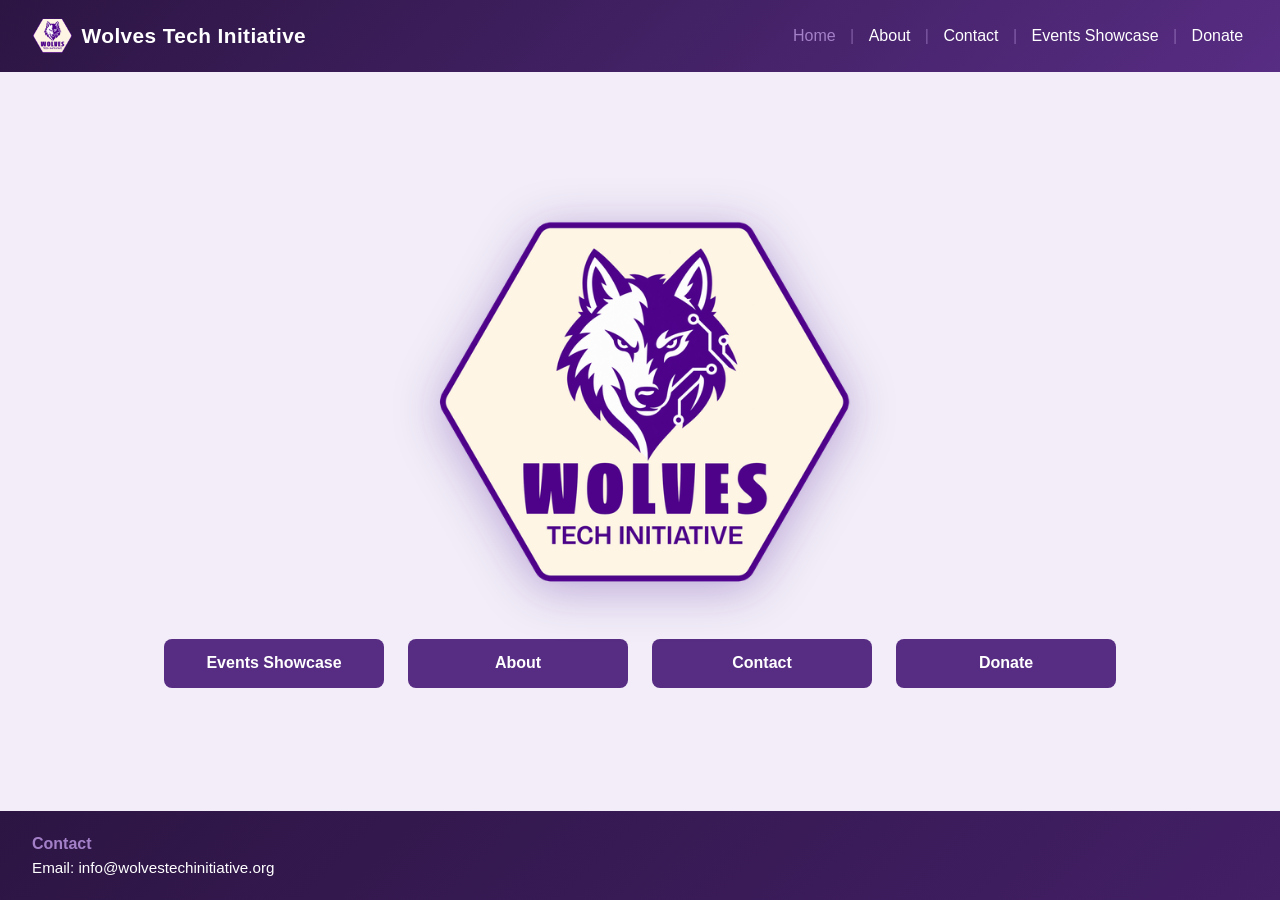
<file: index.html>
<!DOCTYPE html>
<html lang="en">
<head>
  <meta charset="UTF-8">
  <meta name="viewport" content="width=device-width, initial-scale=1.0">
  <title>Wolves Tech Initiative</title>
  <link rel="stylesheet" href="assets/style.css">
  <link rel="icon" type="image/png" href="assets/wolves-tech-logo.png">
  <meta property="og:title" content="Wolves Tech Initiative">
  <meta property="og:type" content="website">
  <meta property="og:url" content="https://wolvestechinitiative.org/">
  <meta property="og:image" content="https://wolvestechinitiative.org/assets/wolves-tech-logo.png">
  <meta name="twitter:card" content="summary">
  <meta name="twitter:image" content="https://wolvestechinitiative.org/assets/wolves-tech-logo.png">
</head>
<body>
  <header class="site-header">
    <a href="index.html" class="brand">
      <img src="assets/wolves-tech-logo.png" alt="Wolves Tech Initiative Logo" class="brand-logo" style="transform: translate(1.2%, -3.0%) scale(1.00);">
      Wolves Tech Initiative
    </a>
    <nav class="nav">
      <a href="index.html">Home</a>
      <span class="divider">|</span>
      <a href="about.html">About</a>
      <span class="divider">|</span>
      <a href="contact.html">Contact</a>
      <span class="divider">|</span>
      <a href="event-showcase.html">Events Showcase</a>
      <span class="divider">|</span>
      <a href="donate.html">Donate</a>
    </nav>
  </header>

  <main class="home-main">
    <section class="hero">
      <img src="assets/wolves-tech-logo.png" alt="Wolves Tech Initiative Logo" class="logo-placeholder" style="transform: translate(1.2%, -3.0%) scale(1.00);">
      <div class="hero-buttons">
        <a href="event-showcase.html" class="btn">Events Showcase</a>
        <a href="about.html" class="btn">About</a>
        <a href="contact.html" class="btn">Contact</a>
        <a href="donate.html" class="btn">Donate</a>
      </div>
    </section>
  </main>

  <footer class="site-footer">
    <div class="footer-content">
      <div class="footer-contact">
        <h2>Contact</h2>
        <p>Email: info@wolvestechinitiative.org</p>
      </div>
    </div>
  </footer>

  <script src="assets/nav.js"></script>
</body>
</html>
</file>
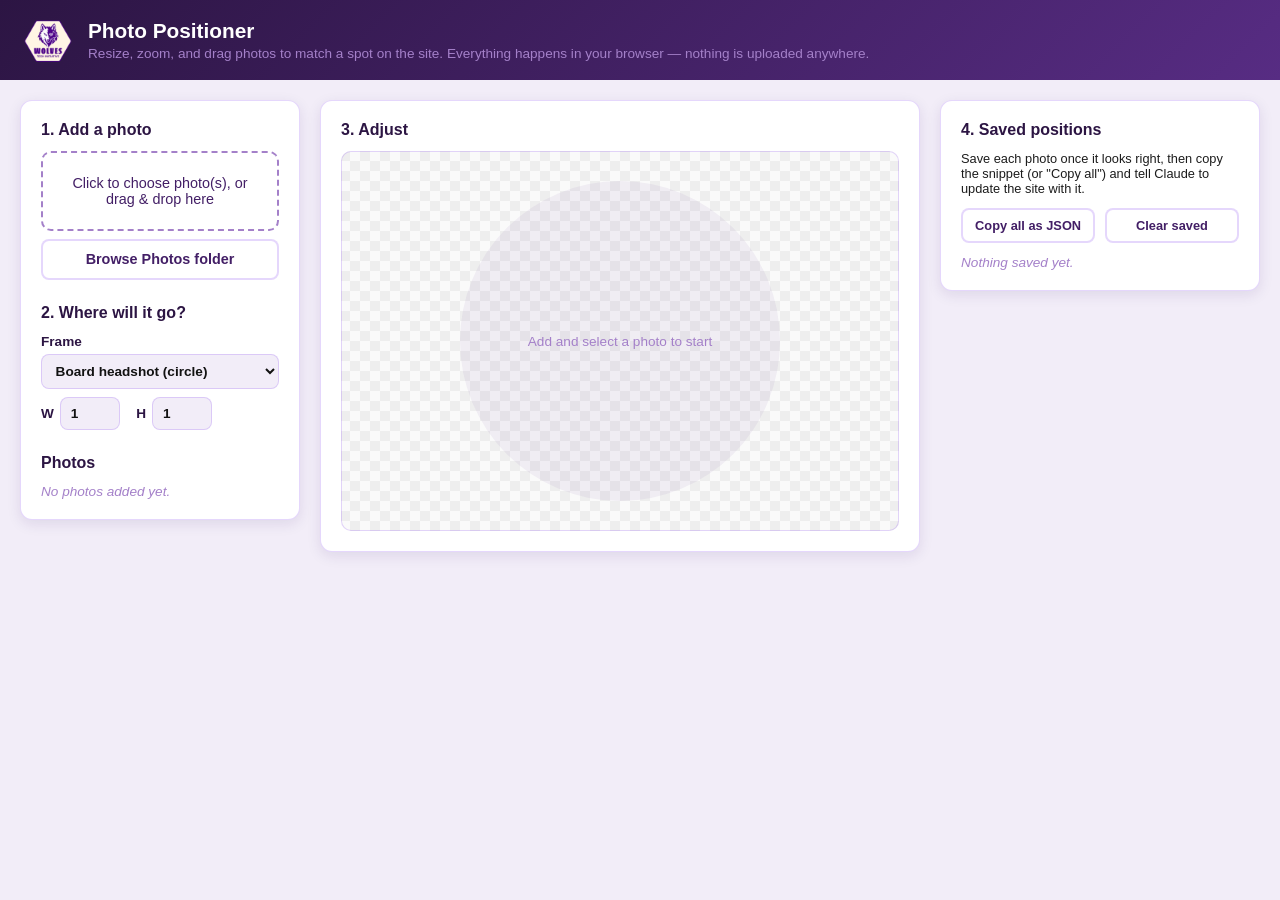
<file: alt sites/index.html>
<!DOCTYPE html>
<html lang="en">
<head>
<meta charset="UTF-8">
<meta name="viewport" content="width=device-width, initial-scale=1.0">
<title>WTI Photo Positioner</title>
<link rel="stylesheet" href="assets/style.css">
<link rel="icon" type="image/png" href="assets/wolves-tech-logo.png">
</head>
<body>
  <header class="tool-header">
    <img src="assets/wolves-tech-logo.png" alt="Wolves Tech Initiative Logo" class="tool-logo">
    <div>
      <h1>Photo Positioner</h1>
      <p>Resize, zoom, and drag photos to match a spot on the site. Everything happens in your browser &mdash; nothing is uploaded anywhere.</p>
    </div>
  </header>

  <main class="tool-main">
    <section class="panel add-panel">
      <h2>1. Add a photo</h2>
      <label class="file-drop" id="fileDrop">
        <input type="file" id="fileInput" accept="image/*" multiple hidden>
        <span>Click to choose photo(s), or drag &amp; drop here</span>
      </label>

      <button type="button" id="browsePhotosBtn" class="btn-secondary full-width">Browse Photos folder</button>
      <div class="photos-browser" id="photosBrowser" hidden>
        <div class="photos-browser-actions">
          <button type="button" id="selectAllPhotosBtn" class="btn-secondary">Select all</button>
          <button type="button" id="addSelectedPhotosBtn" class="btn-primary">Add selected</button>
        </div>
        <ul class="photos-browser-list" id="photosBrowserList"></ul>
      </div>

      <h2>2. Where will it go?</h2>
      <label class="field">
        Frame
        <select id="frameSelect">
          <option value="headshot">Board headshot (circle)</option>
          <option value="gallery">Event gallery thumbnail (4:3)</option>
          <option value="square">Square / logo spot</option>
          <option value="custom">Custom aspect ratio</option>
        </select>
      </label>
      <div class="field custom-ratio" id="customRatioRow" hidden>
        <label>W <input type="number" id="ratioW" value="1" min="1" step="1"></label>
        <label>H <input type="number" id="ratioH" value="1" min="1" step="1"></label>
      </div>

      <h2>Photos</h2>
      <ul class="image-list" id="imageList">
        <li class="empty-hint">No photos added yet.</li>
      </ul>
    </section>

    <section class="panel edit-panel">
      <h2>3. Adjust</h2>
      <div class="frame-stage" id="frameStage">
        <div class="frame-box" id="frameBox">
          <img id="editImg" alt="" draggable="false" hidden>
          <span class="frame-placeholder" id="framePlaceholder">Add and select a photo to start</span>
        </div>
      </div>

      <div class="controls" id="controls" hidden>
        <label class="field">
          Zoom
          <input type="range" id="zoomSlider" min="1" max="4" step="0.01" value="1">
        </label>
        <div class="readout">
          <span id="zoomReadout">Zoom: 1.00x</span>
          <span id="posReadout">Position: 0.0%, 0.0%</span>
        </div>
        <div class="button-row">
          <button type="button" id="resetBtn" class="btn-secondary">Reset</button>
          <button type="button" id="saveBtn" class="btn-primary">Save position</button>
        </div>
      </div>
    </section>

    <section class="panel results-panel">
      <h2>4. Saved positions</h2>
      <p class="hint">Save each photo once it looks right, then copy the snippet (or "Copy all") and tell Claude to update the site with it.</p>
      <div class="results-actions">
        <button type="button" id="copyAllBtn" class="btn-secondary">Copy all as JSON</button>
        <button type="button" id="clearAllBtn" class="btn-secondary">Clear saved</button>
      </div>
      <ul class="results-list" id="resultsList">
        <li class="empty-hint">Nothing saved yet.</li>
      </ul>
    </section>
  </main>

  <script src="assets/script.js"></script>
</body>
</html>
</file>
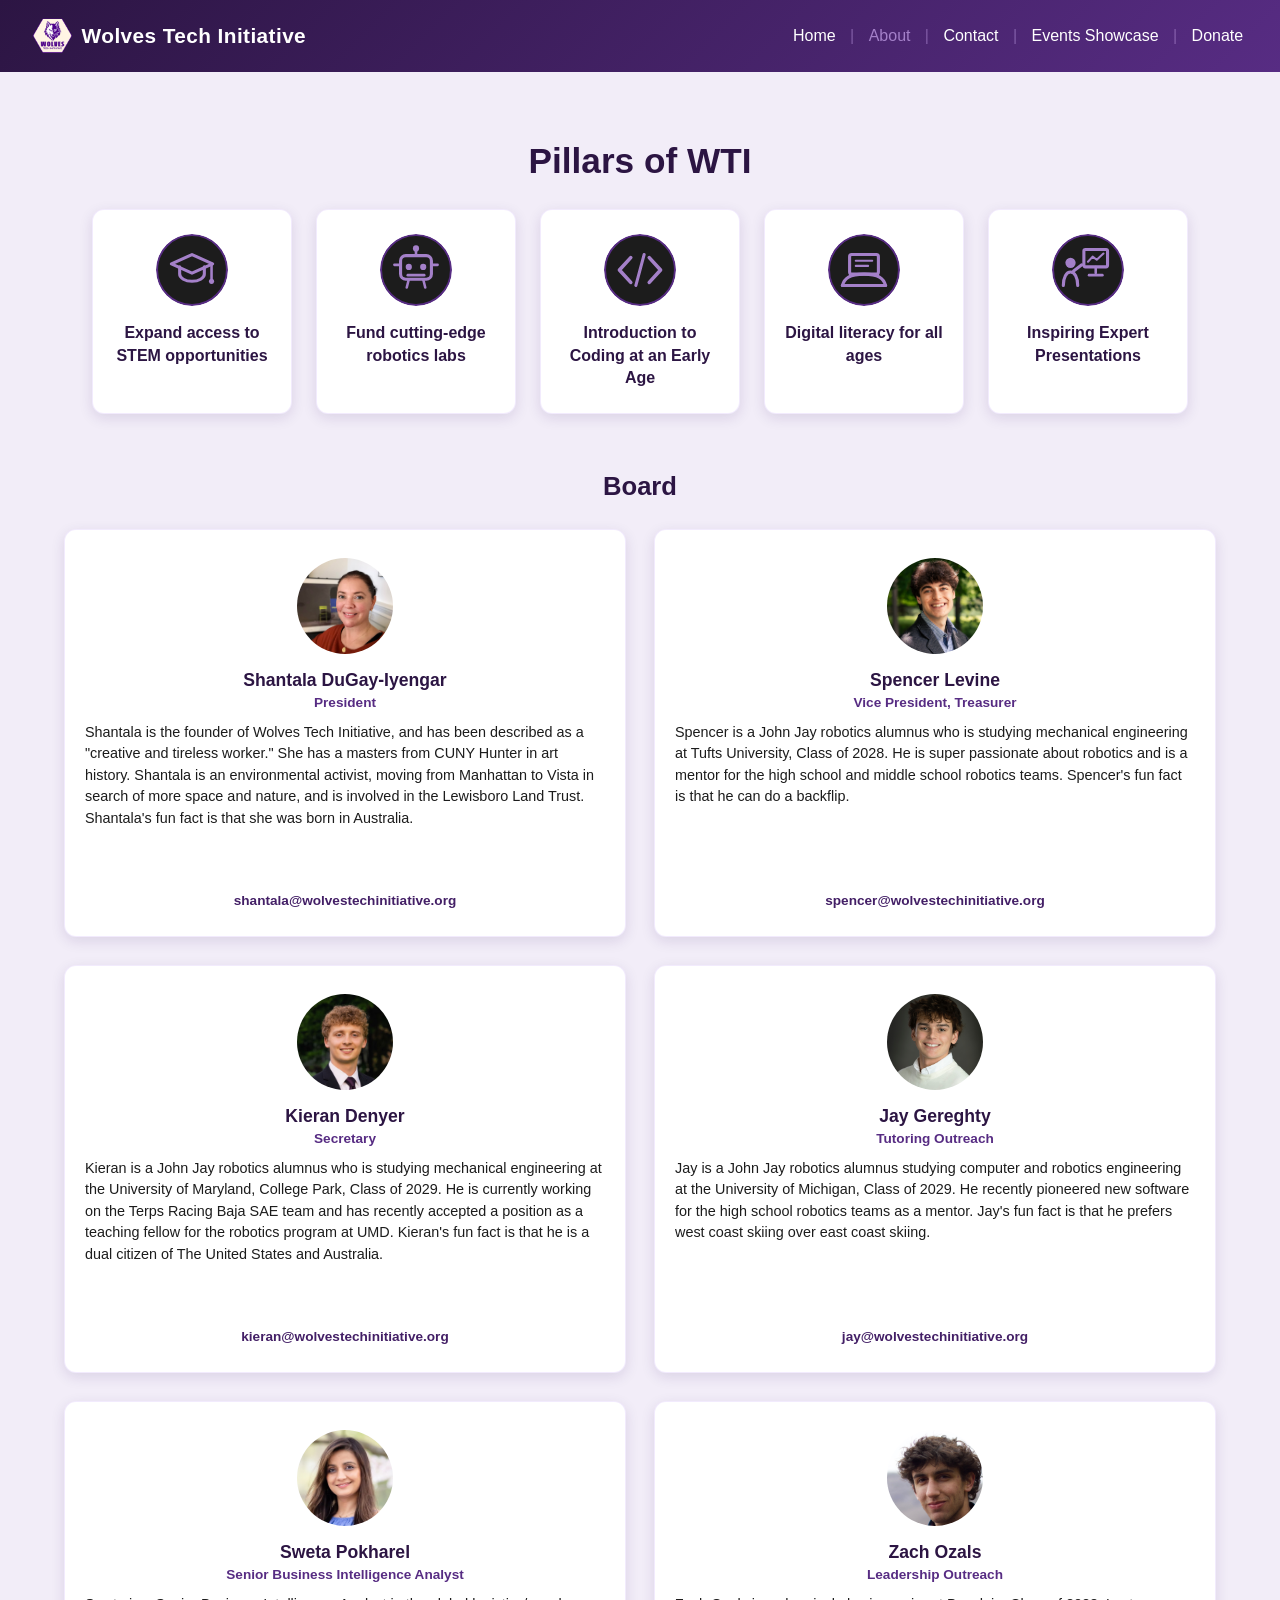
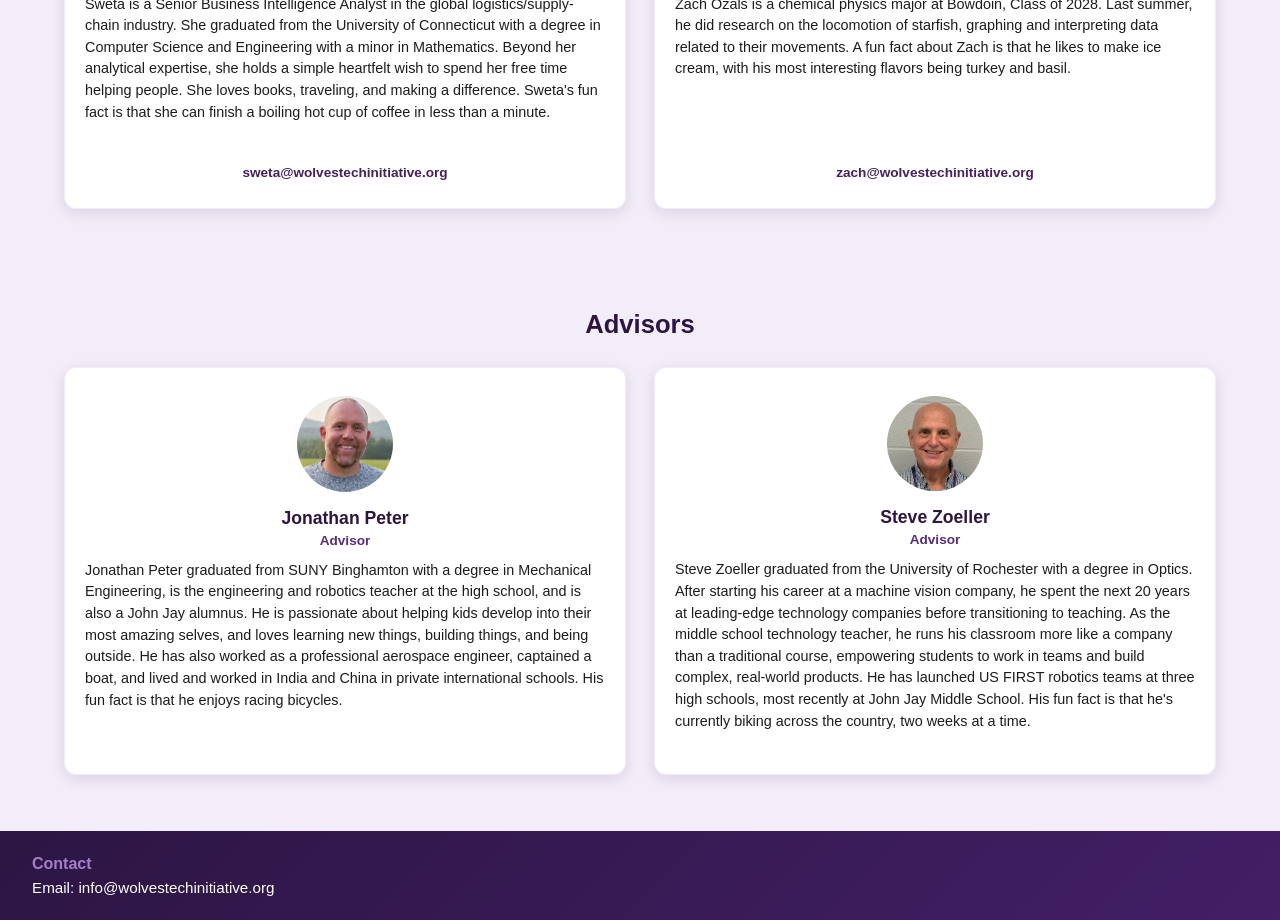
<file: about.html>
<!DOCTYPE html>
<html lang="en">
<head>
  <meta charset="UTF-8">
  <meta name="viewport" content="width=device-width, initial-scale=1.0">
  <title>About | Wolves Tech Initiative</title>
  <link rel="stylesheet" href="assets/style.css">
  <link rel="icon" type="image/png" href="assets/wolves-tech-logo.png">
  <meta property="og:title" content="About | Wolves Tech Initiative">
  <meta property="og:type" content="website">
  <meta property="og:url" content="https://wolvestechinitiative.org/about.html">
  <meta property="og:image" content="https://wolvestechinitiative.org/assets/wolves-tech-logo.png">
  <meta name="twitter:card" content="summary">
  <meta name="twitter:image" content="https://wolvestechinitiative.org/assets/wolves-tech-logo.png">
</head>
<body>
  <header class="site-header">
    <a href="index.html" class="brand">
      <img src="assets/wolves-tech-logo.png" alt="Wolves Tech Initiative Logo" class="brand-logo" style="transform: translate(1.2%, -3.0%) scale(1.00);">
      Wolves Tech Initiative
    </a>
    <nav class="nav">
      <a href="index.html">Home</a>
      <span class="divider">|</span>
      <a href="about.html">About</a>
      <span class="divider">|</span>
      <a href="contact.html">Contact</a>
      <span class="divider">|</span>
      <a href="event-showcase.html">Events Showcase</a>
      <span class="divider">|</span>
      <a href="donate.html">Donate</a>
    </nav>
  </header>

  <main>
    <!-- Original mission statement, removed in favor of the pillars section below.
         To restore, delete the pillars-section block and uncomment this:
    <section class="mission-section">
      <h2>Mission Statement</h2>
      <p>Our mission is to bridge the gap between potential and opportunity, funding cutting-edge robotics labs, early coding courses, senior digital literacy, expert guest speaker presentations, and community tech forums across the communities served by the Katonah-Lewisboro School District.</p>
    </section>
    -->

    <section class="pillars-section">
      <h2>Pillars of WTI</h2>
      <div class="pillars-grid">
        <div class="pillar-card">
          <img src="assets/pillar-access.svg" alt="" class="pillar-icon">
          <h3>Expand access to STEM opportunities</h3>
        </div>
        <div class="pillar-card">
          <img src="assets/pillar-robotics.svg" alt="" class="pillar-icon">
          <h3>Fund cutting-edge robotics labs</h3>
        </div>
        <div class="pillar-card">
          <img src="assets/pillar-coding.svg" alt="" class="pillar-icon">
          <h3>Introduction to Coding at an Early Age</h3>
        </div>
        <div class="pillar-card">
          <img src="assets/pillar-digital-literacy.svg" alt="" class="pillar-icon">
          <h3>Digital literacy for all ages</h3>
        </div>
        <div class="pillar-card">
          <img src="assets/pillar-presentations.svg" alt="" class="pillar-icon">
          <h3>Inspiring Expert Presentations</h3>
        </div>
      </div>
    </section>

    <section class="board-section">
      <h2>Board</h2>
      <div class="board-grid">
        <div class="board-card">
          <div class="board-headshot-wrap">
            <img src="Photos/SHANTALA HEADSHOT.JPEG" alt="Headshot of Shantala DuGay-Iyengar" class="board-headshot" style="object-position: 70% 50%;">
          </div>
          <h3>Shantala DuGay-Iyengar</h3>
          <span class="board-position">President</span>
          <p class="board-bio">Shantala is the founder of Wolves Tech Initiative, and has been described as a "creative and tireless worker." She has a masters from CUNY Hunter in art history. Shantala is an environmental activist, moving from Manhattan to Vista in search of more space and nature, and is involved in the Lewisboro Land Trust. Shantala's fun fact is that she was born in Australia.</p>
          <a href="mailto:shantala@wolvestechinitiative.org" class="board-email">shantala@wolvestechinitiative.org</a>
        </div>

        <div class="board-card">
          <div class="board-headshot-wrap">
            <img src="Photos/HEADSHOT SPENCER.JPEG" alt="Headshot of Spencer Levine" class="board-headshot" style="top: 0%; left: 3%; object-position: 50% 5%; transform: scale(1.65);">
          </div>
          <h3>Spencer Levine</h3>
          <span class="board-position">Vice President, Treasurer</span>
          <p class="board-bio">Spencer is a John Jay robotics alumnus who is studying mechanical engineering at Tufts University, Class of 2028. He is super passionate about robotics and is a mentor for the high school and middle school robotics teams. Spencer's fun fact is that he can do a backflip.</p>
          <a href="mailto:spencer@wolvestechinitiative.org" class="board-email">spencer@wolvestechinitiative.org</a>
        </div>

        <div class="board-card">
          <div class="board-headshot-wrap">
            <img src="Photos/Kieran headshot.PNG" alt="Headshot of Kieran Denyer" class="board-headshot" style="transform-origin: 50% 38%; transform: scale(1.36);">
          </div>
          <h3>Kieran Denyer</h3>
          <span class="board-position">Secretary</span>
          <p class="board-bio">Kieran is a John Jay robotics alumnus who is studying mechanical engineering at the University of Maryland, College Park, Class of 2029. He is currently working on the Terps Racing Baja SAE team and has recently accepted a position as a teaching fellow for the robotics program at UMD. Kieran's fun fact is that he is a dual citizen of The United States and Australia.</p>
          <a href="mailto:kieran@wolvestechinitiative.org" class="board-email">kieran@wolvestechinitiative.org</a>
        </div>

        <div class="board-card">
          <div class="board-headshot-wrap">
            <img src="Photos/JAY HEADSHOT.JPEG" alt="Headshot of Jay Gereghty" class="board-headshot" style="object-position: 50% 5%;">
          </div>
          <h3>Jay Gereghty</h3>
          <span class="board-position">Tutoring Outreach</span>
          <p class="board-bio">Jay is a John Jay robotics alumnus studying computer and robotics engineering at the University of Michigan, Class of 2029. He recently pioneered new software for the high school robotics teams as a mentor. Jay's fun fact is that he prefers west coast skiing over east coast skiing.</p>
          <a href="mailto:jay@wolvestechinitiative.org" class="board-email">jay@wolvestechinitiative.org</a>
        </div>

        <div class="board-card">
          <div class="board-headshot-wrap">
            <img src="Photos/Sweta Headshot.JPG" alt="Headshot of Sweta Pokharel" class="board-headshot" style="transform: translate(-47.7%, 57.5%) scale(3.27);">
          </div>
          <h3>Sweta Pokharel</h3>
          <span class="board-position">Senior Business Intelligence Analyst</span>
          <p class="board-bio">Sweta is a Senior Business Intelligence Analyst in the global logistics/supply-chain industry. She graduated from the University of Connecticut with a degree in Computer Science and Engineering with a minor in Mathematics. Beyond her analytical expertise, she holds a simple heartfelt wish to spend her free time helping people. She loves books, traveling, and making a difference. Sweta's fun fact is that she can finish a boiling hot cup of coffee in less than a minute.</p>
          <a href="mailto:sweta@wolvestechinitiative.org" class="board-email">sweta@wolvestechinitiative.org</a>
        </div>

        <div class="board-card">
          <div class="board-headshot-wrap">
            <img src="Photos/ZozalsHeadshot.JPG" alt="Headshot of Zach Ozals" class="board-headshot" style="transform: scale(1.4) translate(-14.3%, 5.3%);">
          </div>
          <h3>Zach Ozals</h3>
          <span class="board-position">Leadership Outreach</span>
          <p class="board-bio">Zach Ozals is a chemical physics major at Bowdoin, Class of 2028. Last summer, he did research on the locomotion of starfish, graphing and interpreting data related to their movements. A fun fact about Zach is that he likes to make ice cream, with his most interesting flavors being turkey and basil.</p>
          <a href="mailto:zach@wolvestechinitiative.org" class="board-email">zach@wolvestechinitiative.org</a>
        </div>
      </div>
    </section>

    <section class="board-section">
      <h2>Advisors</h2>
      <div class="board-grid">
        <div class="board-card">
          <div class="board-headshot-wrap">
            <img src="Photos/JPHeadshot.png" alt="Headshot of Jonathan Peter" class="board-headshot" style="transform: scale(2.58) translate(0%, 12.4%);">
          </div>
          <h3>Jonathan Peter</h3>
          <span class="board-position">Advisor</span>
          <p class="board-bio">Jonathan Peter graduated from SUNY Binghamton with a degree in Mechanical Engineering, is the engineering and robotics teacher at the high school, and is also a John Jay alumnus. He is passionate about helping kids develop into their most amazing selves, and loves learning new things, building things, and being outside. He has also worked as a professional aerospace engineer, captained a boat, and lived and worked in India and China in private international schools. His fun fact is that he enjoys racing bicycles.</p>
        </div>

        <div class="board-card">
          <div class="board-headshot-wrap">
            <img src="Photos/Zoeller Headshot.jpeg" alt="Headshot of Steve Zoeller" class="board-headshot" style="transform: translate(-0.7%, -4.7%) scale(1.12);">
          </div>
          <h3>Steve Zoeller</h3>
          <span class="board-position">Advisor</span>
          <p class="board-bio">Steve Zoeller graduated from the University of Rochester with a degree in Optics. After starting his career at a machine vision company, he spent the next 20 years at leading-edge technology companies before transitioning to teaching. As the middle school technology teacher, he runs his classroom more like a company than a traditional course, empowering students to work in teams and build complex, real-world products. He has launched US FIRST robotics teams at three high schools, most recently at John Jay Middle School. His fun fact is that he's currently biking across the country, two weeks at a time.</p>
        </div>
      </div>
    </section>
  </main>

  <footer class="site-footer">
    <div class="footer-content">
      <div class="footer-contact">
        <h2>Contact</h2>
        <p>Email: info@wolvestechinitiative.org</p>
      </div>
    </div>
  </footer>

  <script src="assets/nav.js"></script>
  <script src="assets/board.js"></script>
</body>
</html>
</file>
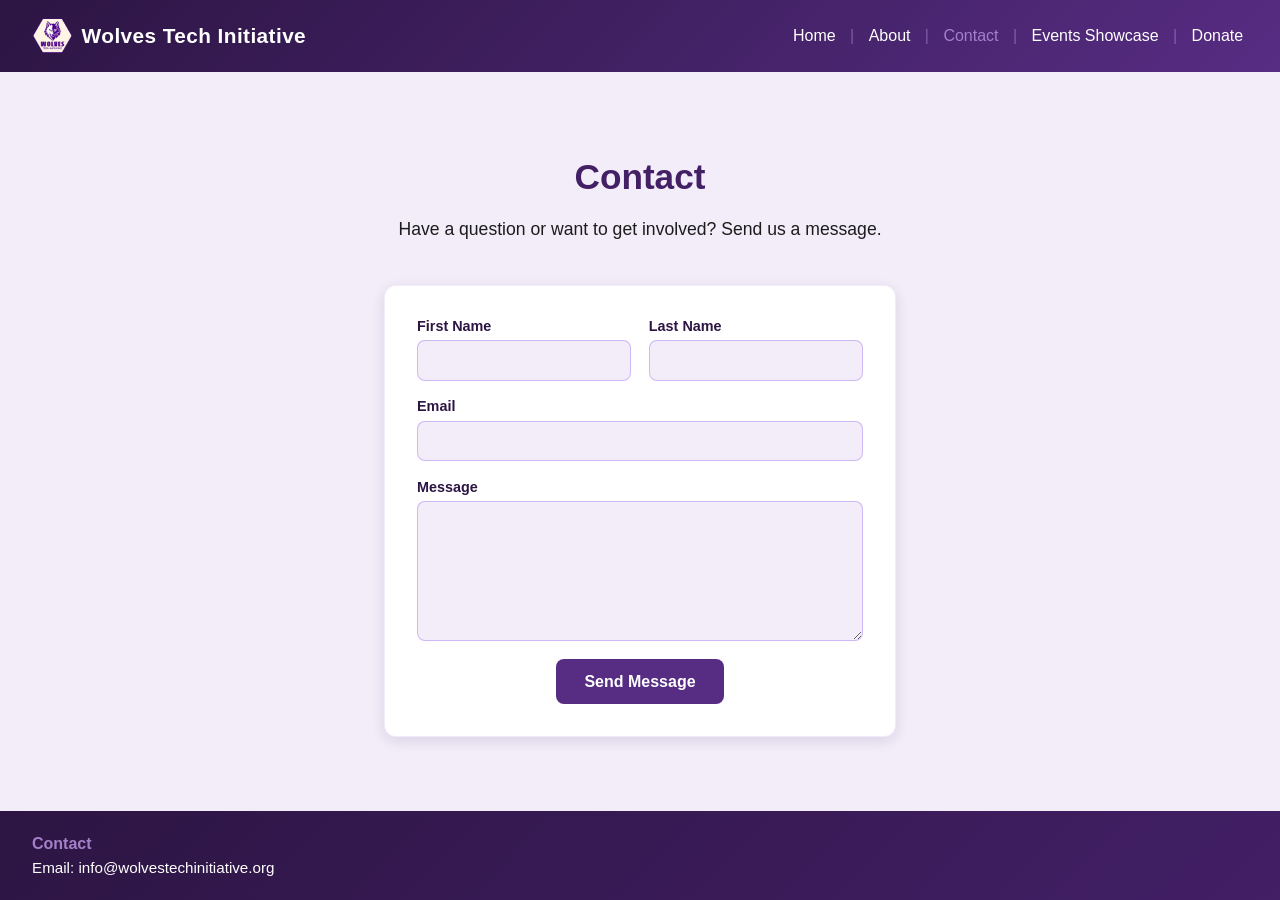
<file: contact.html>
<!DOCTYPE html>
<html lang="en">
<head>
  <meta charset="UTF-8">
  <meta name="viewport" content="width=device-width, initial-scale=1.0">
  <title>Contact | Wolves Tech Initiative</title>
  <link rel="stylesheet" href="assets/style.css">
  <link rel="icon" type="image/png" href="assets/wolves-tech-logo.png">
  <meta property="og:title" content="Contact | Wolves Tech Initiative">
  <meta property="og:type" content="website">
  <meta property="og:url" content="https://wolvestechinitiative.org/contact.html">
  <meta property="og:image" content="https://wolvestechinitiative.org/assets/wolves-tech-logo.png">
  <meta name="twitter:card" content="summary">
  <meta name="twitter:image" content="https://wolvestechinitiative.org/assets/wolves-tech-logo.png">
</head>
<body>
  <header class="site-header">
    <a href="index.html" class="brand">
      <img src="assets/wolves-tech-logo.png" alt="Wolves Tech Initiative Logo" class="brand-logo" style="transform: translate(1.2%, -3.0%) scale(1.00);">
      Wolves Tech Initiative
    </a>
    <nav class="nav">
      <a href="index.html">Home</a>
      <span class="divider">|</span>
      <a href="about.html">About</a>
      <span class="divider">|</span>
      <a href="contact.html">Contact</a>
      <span class="divider">|</span>
      <a href="event-showcase.html">Events Showcase</a>
      <span class="divider">|</span>
      <a href="donate.html">Donate</a>
    </nav>
  </header>

  <main>
    <section class="page-content page-heading">
      <h1>Contact</h1>
      <p>Have a question or want to get involved? Send us a message.</p>
    </section>

    <section class="contact-section">
      <form class="contact-form" action="mailto:info@wolvestechinitiative.org" method="post" enctype="text/plain">
        <div class="form-row">
          <div class="form-field">
            <label for="first-name">First Name</label>
            <input type="text" id="first-name" name="First Name" required>
          </div>
          <div class="form-field">
            <label for="last-name">Last Name</label>
            <input type="text" id="last-name" name="Last Name" required>
          </div>
        </div>
        <div class="form-field">
          <label for="email">Email</label>
          <input type="email" id="email" name="Email" required>
        </div>
        <div class="form-field">
          <label for="message">Message</label>
          <textarea id="message" name="Message" required></textarea>
        </div>
        <button type="submit" class="btn">Send Message</button>
      </form>
    </section>
  </main>

  <footer class="site-footer">
    <div class="footer-content">
      <div class="footer-contact">
        <h2>Contact</h2>
        <p>Email: info@wolvestechinitiative.org</p>
      </div>
    </div>
  </footer>

  <script src="assets/nav.js"></script>
</body>
</html>
</file>
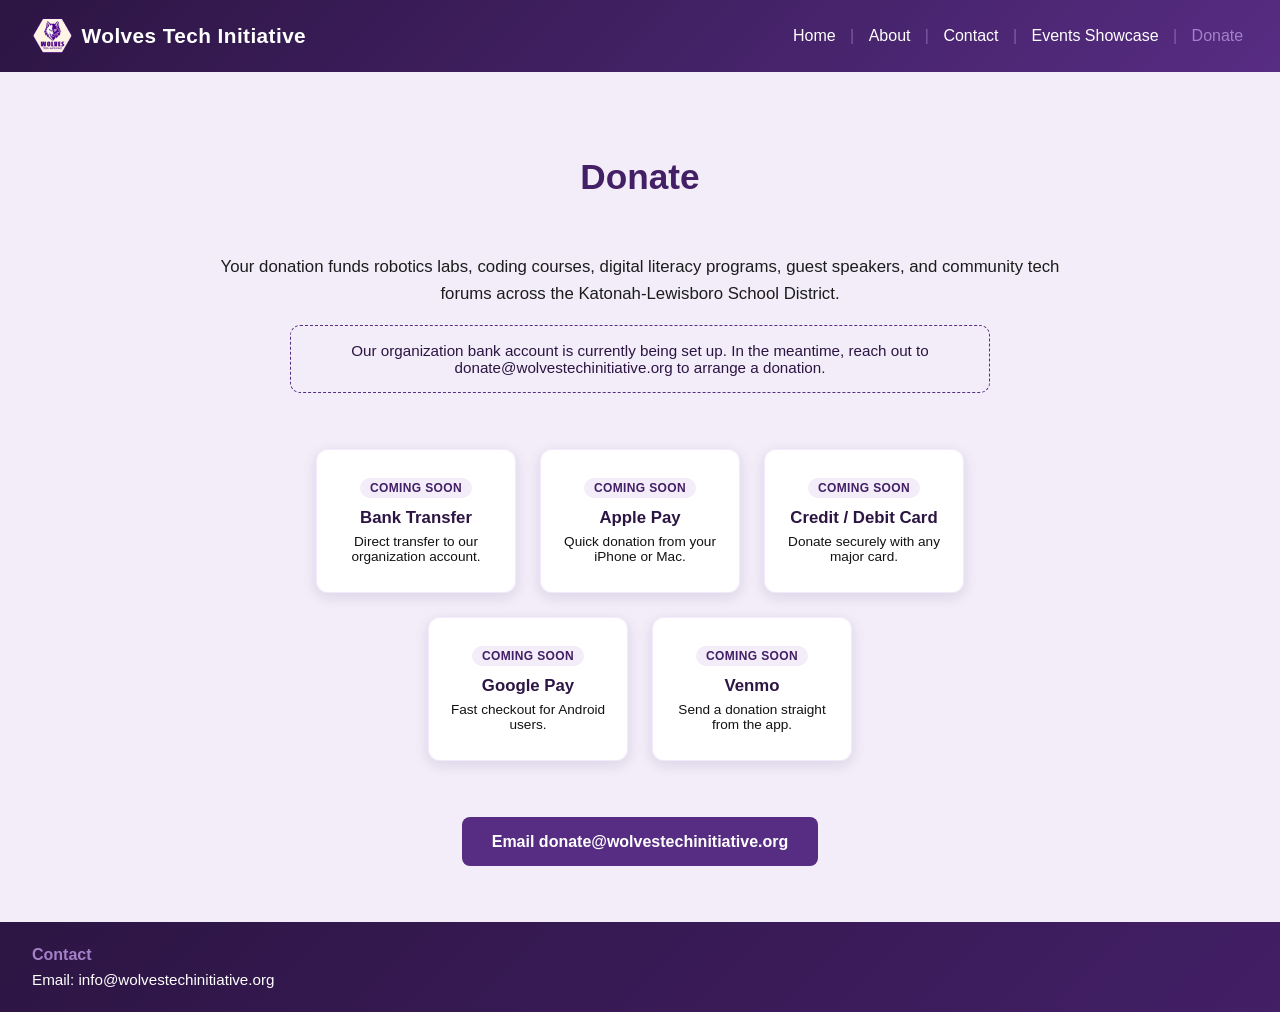
<file: donate.html>
<!DOCTYPE html>
<html lang="en">
<head>
  <meta charset="UTF-8">
  <meta name="viewport" content="width=device-width, initial-scale=1.0">
  <title>Donate | Wolves Tech Initiative</title>
  <link rel="stylesheet" href="assets/style.css">
  <link rel="icon" type="image/png" href="assets/wolves-tech-logo.png">
  <meta property="og:title" content="Donate | Wolves Tech Initiative">
  <meta property="og:type" content="website">
  <meta property="og:url" content="https://wolvestechinitiative.org/donate.html">
  <meta property="og:image" content="https://wolvestechinitiative.org/assets/wolves-tech-logo.png">
  <meta name="twitter:card" content="summary">
  <meta name="twitter:image" content="https://wolvestechinitiative.org/assets/wolves-tech-logo.png">
</head>
<body>
  <header class="site-header">
    <a href="index.html" class="brand">
      <img src="assets/wolves-tech-logo.png" alt="Wolves Tech Initiative Logo" class="brand-logo" style="transform: translate(1.2%, -3.0%) scale(1.00);">
      Wolves Tech Initiative
    </a>
    <nav class="nav">
      <a href="index.html">Home</a>
      <span class="divider">|</span>
      <a href="about.html">About</a>
      <span class="divider">|</span>
      <a href="contact.html">Contact</a>
      <span class="divider">|</span>
      <a href="event-showcase.html">Events Showcase</a>
      <span class="divider">|</span>
      <a href="donate.html">Donate</a>
    </nav>
  </header>

  <main>
    <section class="page-content page-heading">
      <h1>Donate</h1>
    </section>

    <section class="donate-section">
      <p>Your donation funds robotics labs, coding courses, digital literacy programs, guest speakers, and community tech forums across the Katonah-Lewisboro School District.</p>
      <div class="donate-note">
        Our organization bank account is currently being set up. In the meantime, reach out to <a href="mailto:donate@wolvestechinitiative.org">donate@wolvestechinitiative.org</a> to arrange a donation.
      </div>
    </section>

    <div class="donate-methods">
      <div class="donate-method">
        <span class="donate-method-status">Coming Soon</span>
        <h3>Bank Transfer</h3>
        <p>Direct transfer to our organization account.</p>
      </div>
      <div class="donate-method">
        <span class="donate-method-status">Coming Soon</span>
        <h3>Apple Pay</h3>
        <p>Quick donation from your iPhone or Mac.</p>
      </div>
      <div class="donate-method">
        <span class="donate-method-status">Coming Soon</span>
        <h3>Credit / Debit Card</h3>
        <p>Donate securely with any major card.</p>
      </div>
      <div class="donate-method">
        <span class="donate-method-status">Coming Soon</span>
        <h3>Google Pay</h3>
        <p>Fast checkout for Android users.</p>
      </div>
      <div class="donate-method">
        <span class="donate-method-status">Coming Soon</span>
        <h3>Venmo</h3>
        <p>Send a donation straight from the app.</p>
      </div>
    </div>

    <div class="donate-email-cta">
      <a href="mailto:donate@wolvestechinitiative.org" class="btn">Email donate@wolvestechinitiative.org</a>
    </div>
  </main>

  <footer class="site-footer">
    <div class="footer-content">
      <div class="footer-contact">
        <h2>Contact</h2>
        <p>Email: info@wolvestechinitiative.org</p>
      </div>
    </div>
  </footer>

  <script src="assets/nav.js"></script>
</body>
</html>
</file>
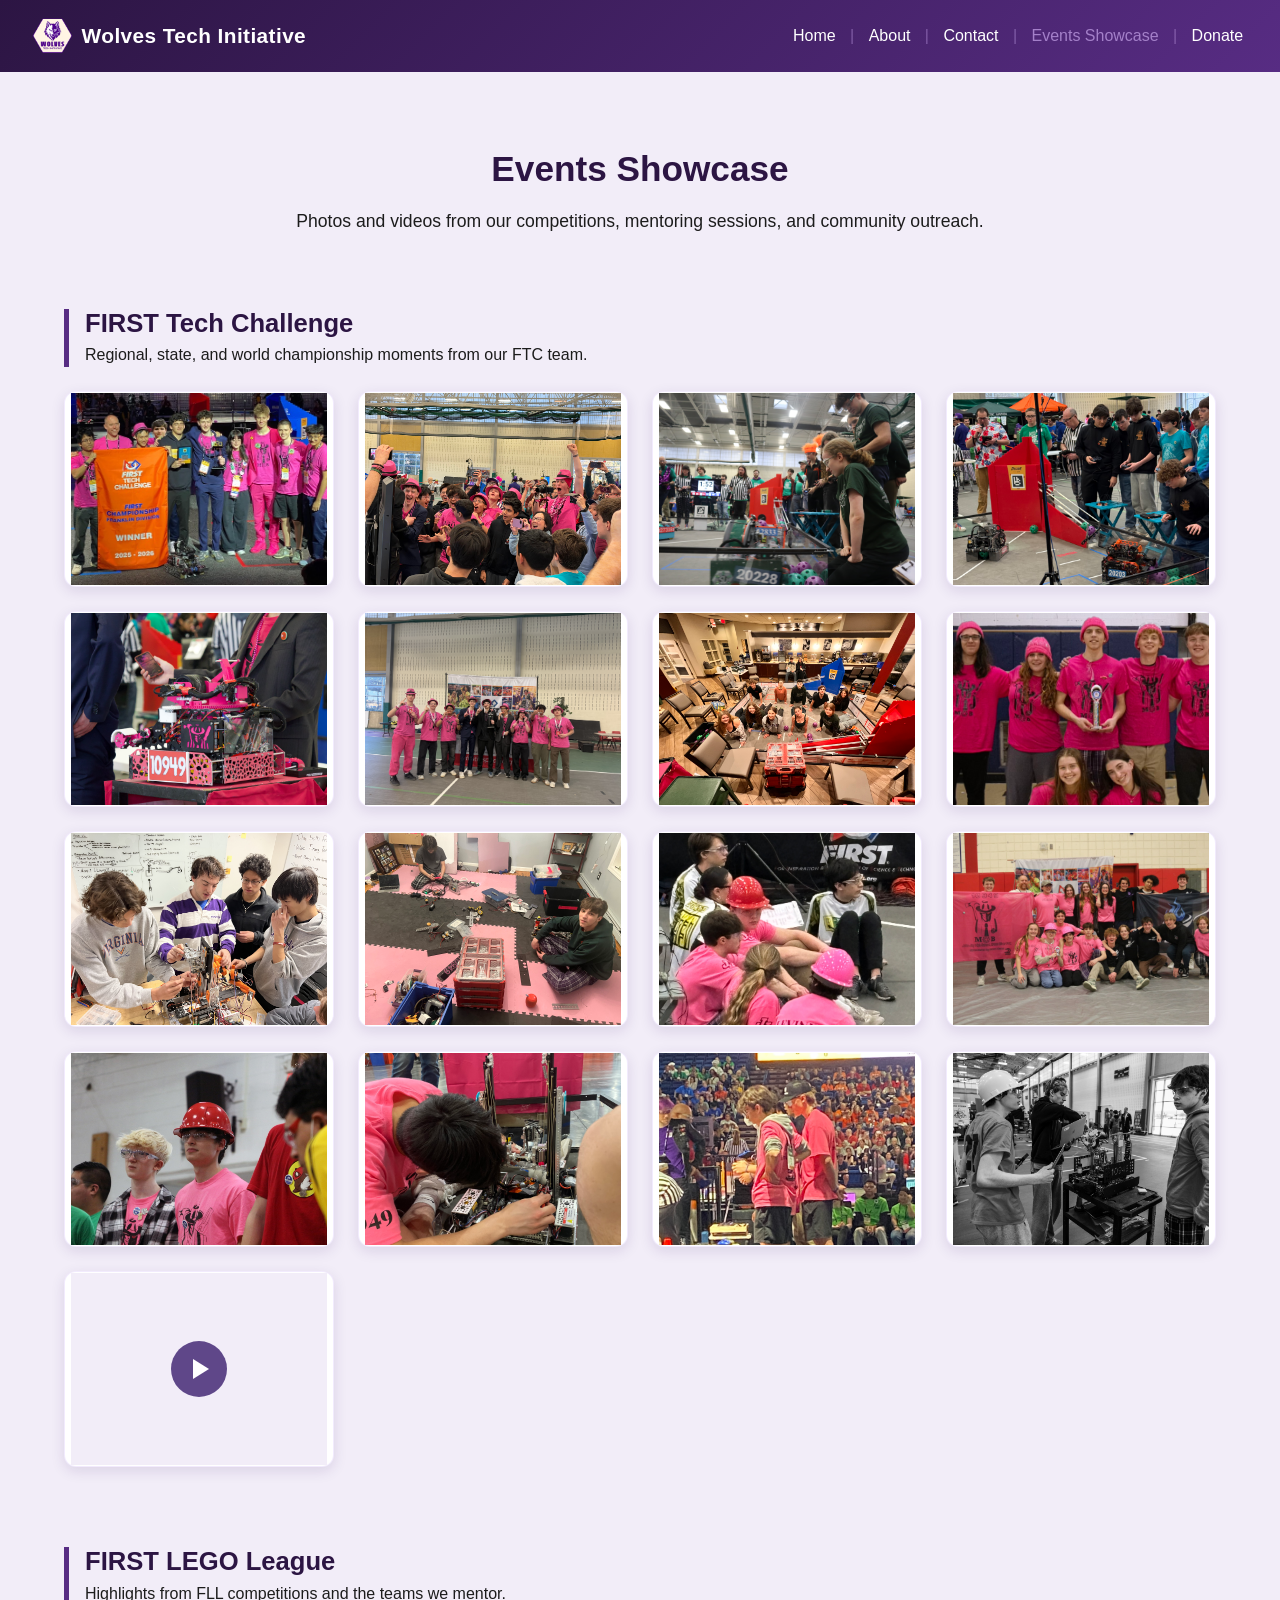
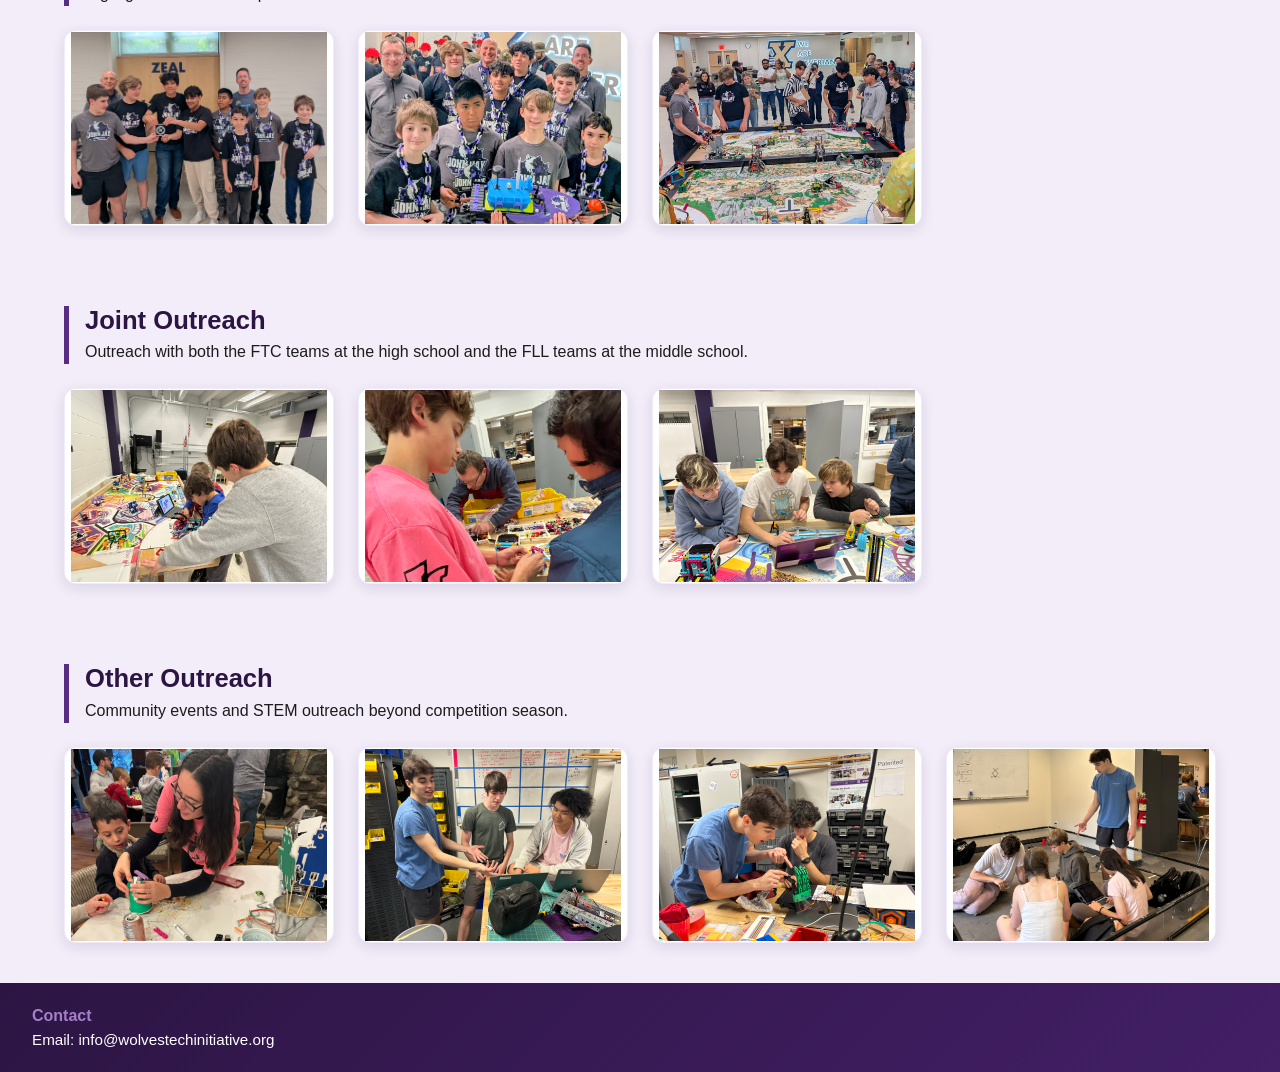
<file: event-showcase.html>
<!DOCTYPE html>
<html lang="en">
<head>
  <meta charset="UTF-8">
  <meta name="viewport" content="width=device-width, initial-scale=1.0">
  <title>Events Showcase | Wolves Tech Initiative</title>
  <link rel="stylesheet" href="assets/style.css">
  <link rel="icon" type="image/png" href="assets/wolves-tech-logo.png">
  <meta property="og:title" content="Events Showcase | Wolves Tech Initiative">
  <meta property="og:type" content="website">
  <meta property="og:url" content="https://wolvestechinitiative.org/event-showcase.html">
  <meta property="og:image" content="https://wolvestechinitiative.org/assets/wolves-tech-logo.png">
  <meta name="twitter:card" content="summary">
  <meta name="twitter:image" content="https://wolvestechinitiative.org/assets/wolves-tech-logo.png">
</head>
<body>
  <header class="site-header">
    <a href="index.html" class="brand">
      <img src="assets/wolves-tech-logo.png" alt="Wolves Tech Initiative Logo" class="brand-logo" style="transform: translate(1.2%, -3.0%) scale(1.00);">
      Wolves Tech Initiative
    </a>
    <nav class="nav">
      <a href="index.html">Home</a>
      <span class="divider">|</span>
      <a href="about.html">About</a>
      <span class="divider">|</span>
      <a href="contact.html">Contact</a>
      <span class="divider">|</span>
      <a href="event-showcase.html">Events Showcase</a>
      <span class="divider">|</span>
      <a href="donate.html">Donate</a>
    </nav>
  </header>

  <main>
    <section class="showcase-intro">
      <h1>Events Showcase</h1>
      <p>Photos and videos from our competitions, mentoring sessions, and community outreach.</p>
    </section>

    <section class="category-section">
      <div class="category-header">
        <h2>FIRST Tech Challenge</h2>
        <p>Regional, state, and world championship moments from our FTC team.</p>
      </div>
      <div class="media-grid" id="gallery-ftc"></div>
    </section>

    <section class="category-section">
      <div class="category-header">
        <h2>FIRST LEGO League</h2>
        <p>Highlights from FLL competitions and the teams we mentor.</p>
      </div>
      <div class="media-grid" id="gallery-fll"></div>
    </section>

    <section class="category-section">
      <div class="category-header">
        <h2>Joint Outreach</h2>
        <p>Outreach with both the FTC teams at the high school and the FLL teams at the middle school.</p>
      </div>
      <div class="media-grid" id="gallery-joint"></div>
    </section>

    <section class="category-section">
      <div class="category-header">
        <h2>Other Outreach</h2>
        <p>Community events and STEM outreach beyond competition season.</p>
      </div>
      <div class="media-grid" id="gallery-outreach"></div>
    </section>
  </main>

  <div class="lightbox" id="lightbox">
    <div class="lightbox-content">
      <button type="button" class="lightbox-close" id="lightbox-close" aria-label="Close">&times;</button>
      <div id="lightbox-media"></div>
      <div id="lightbox-caption"></div>
    </div>
  </div>

  <footer class="site-footer">
    <div class="footer-content">
      <div class="footer-contact">
        <h2>Contact</h2>
        <p>Email: info@wolvestechinitiative.org</p>
      </div>
    </div>
  </footer>

  <script src="assets/nav.js"></script>
  <script src="assets/gallery.js"></script>
</body>
</html>
</file>
<file: assets/style.css>
:root {
  --purple: #572c83;
  --purple-dark: #431f66;
  --purple-darker: #2c1543;
  --purple-light: #a480c9;
  --purple-tint: #f2edf8;
  --dark: #121212;
  --dark-soft: #1c1c1c;
  --white: #ffffff;
}

* {
  box-sizing: border-box;
}

html, body {
  margin: 0;
  padding: 0;
  min-height: 100%;
}

body {
  font-family: "Futura", "Century Gothic", "Trebuchet MS", sans-serif;
  background: var(--purple-tint);
  color: var(--dark);
  display: flex;
  flex-direction: column;
  min-height: 100vh;
}

a {
  text-decoration: none;
  color: inherit;
}

/* Header */
.site-header {
  background: linear-gradient(135deg, var(--purple-darker), var(--purple));
  color: var(--white);
  display: flex;
  align-items: center;
  justify-content: space-between;
  flex-wrap: wrap;
  row-gap: 0.6rem;
  padding: 1rem 2rem;
  position: sticky;
  top: 0;
  z-index: 100;
}

.brand {
  display: flex;
  align-items: center;
  gap: 0.6rem;
  font-size: 1.3rem;
  font-weight: 700;
  color: var(--white);
  letter-spacing: 0.02em;
}

.brand:hover {
  color: var(--purple-light);
}

.brand-logo {
  width: 40px;
  height: 40px;
  object-fit: contain;
  flex-shrink: 0;
}

.nav {
  display: flex;
  align-items: center;
  gap: 0.6rem;
  flex-wrap: wrap;
}

.nav a {
  color: var(--white);
  padding: 0.35rem 0.3rem;
  transition: color 0.15s ease;
}

.nav a:hover,
.nav a.active {
  color: var(--purple-light);
}

.nav .divider {
  color: var(--purple-light);
  opacity: 0.6;
}

/* Main content */
main {
  flex: 1;
}

.home-main {
  display: flex;
  flex-direction: column;
  align-items: center;
  justify-content: center;
}

/* Home hero */
.hero {
  display: flex;
  flex-direction: column;
  align-items: center;
  text-align: center;
  gap: 1.5rem;
  padding: 2rem 1.5rem;
}

.hero h1 {
  font-size: clamp(1.8rem, 5vw + 1rem, 2.4rem);
  color: var(--purple-darker);
  margin: 0;
}

.logo-placeholder {
  width: min(420px, 80vw);
  height: min(420px, 80vw);
  object-fit: contain;
  filter: drop-shadow(0 8px 24px rgba(76, 29, 149, 0.35));
}

.hero-buttons {
  display: flex;
  flex-wrap: wrap;
  gap: 1.5rem;
  justify-content: center;
}

.hero-buttons .btn {
  min-width: 220px;
  text-align: center;
  white-space: nowrap;
}

.btn {
  display: inline-block;
  background: var(--purple);
  color: var(--white);
  padding: 0.85rem 1.75rem;
  border-radius: 8px;
  font-weight: 600;
  font-size: 1rem;
  border: 2px solid transparent;
  transition: background 0.15s ease, transform 0.15s ease;
}

.btn:hover {
  background: var(--purple-dark);
  transform: translateY(-2px);
}

/* Placeholder page content */
.page-content {
  max-width: 800px;
  margin: 0 auto;
  padding: 3.5rem 1.5rem;
  text-align: center;
}

.page-content.page-heading {
  padding-bottom: 0.5rem;
}

.page-content h1 {
  color: var(--purple-dark);
  font-size: clamp(1.6rem, 4vw + 1rem, 2.2rem);
  margin-bottom: 1rem;
}

.page-content p {
  color: var(--dark-soft);
  font-size: 1.1rem;
  line-height: 1.6;
}

/* Footer */
.site-footer {
  background: linear-gradient(135deg, var(--purple-darker), var(--purple-dark));
  color: var(--white);
  padding: 1.5rem 2rem;
  margin-top: auto;
}

.footer-content {
  display: flex;
  justify-content: flex-start;
}

.footer-contact {
  text-align: left;
}

.footer-contact h2 {
  font-size: 1rem;
  margin: 0 0 0.4rem;
  color: var(--purple-light);
}

.footer-contact p {
  margin: 0;
  font-size: 0.95rem;
}

@media (max-width: 600px) {
  .site-header {
    flex-direction: column;
    gap: 0.75rem;
    align-items: flex-start;
  }
}

/* Events Showcase */
.showcase-intro {
  max-width: 800px;
  margin: 0 auto;
  padding: 3rem 1.5rem 1rem;
  text-align: center;
}

.showcase-intro h1 {
  color: var(--purple-darker);
  font-size: clamp(1.6rem, 4vw + 1rem, 2.2rem);
  margin-bottom: 0.75rem;
}

.showcase-intro p {
  color: var(--dark-soft);
  font-size: 1.1rem;
  line-height: 1.6;
}

.category-section {
  max-width: 1200px;
  margin: 0 auto;
  padding: 2.5rem 1.5rem;
}

.category-header {
  margin-bottom: 1.5rem;
  border-left: 5px solid var(--purple);
  padding-left: 1rem;
}

.category-header h2 {
  color: var(--purple-darker);
  font-size: clamp(1.3rem, 3vw + 0.8rem, 1.6rem);
  margin: 0 0 0.35rem;
}

.category-header p {
  color: var(--dark-soft);
  margin: 0;
  font-size: 1rem;
  line-height: 1.5;
}

.media-grid {
  display: grid;
  grid-template-columns: repeat(auto-fill, minmax(260px, 1fr));
  gap: 1.5rem;
}

.media-card {
  background: var(--white);
  border-radius: 12px;
  overflow: hidden;
  box-shadow: 0 4px 14px rgba(46, 16, 101, 0.12);
  border: 1px solid rgba(124, 58, 237, 0.1);
  transition: transform 0.2s ease, box-shadow 0.2s ease;
  cursor: pointer;
}

.media-card:hover,
.media-card:focus-within {
  transform: translateY(-4px);
  box-shadow: 0 10px 24px rgba(46, 16, 101, 0.22);
}

.media-thumb {
  position: relative;
  width: 100%;
  aspect-ratio: 4 / 3;
  overflow: hidden;
  background: var(--purple-tint);
}

.media-thumb img,
.media-thumb video {
  width: 100%;
  height: 100%;
  object-fit: cover;
  display: block;
  transition: transform 0.3s ease;
}

.media-card:hover .media-thumb img,
.media-card:hover .media-thumb video {
  transform: scale(1.05);
}

.play-button {
  position: absolute;
  top: 50%;
  left: 50%;
  width: 56px;
  height: 56px;
  transform: translate(-50%, -50%);
  background: rgba(46, 16, 101, 0.75);
  border-radius: 50%;
  display: flex;
  align-items: center;
  justify-content: center;
  pointer-events: none;
  transition: background 0.2s ease;
}

.media-card:hover .play-button {
  background: var(--purple);
}

.play-button::after {
  content: "";
  border-style: solid;
  border-width: 10px 0 10px 16px;
  border-color: transparent transparent transparent var(--white);
  margin-left: 3px;
}

.media-thumb-overlay {
  position: absolute;
  left: 0.6rem;
  right: 0.6rem;
  bottom: 0.6rem;
  background: var(--white);
  color: var(--purple-darker);
  padding: 0.5rem 0.75rem;
  border-radius: 8px;
  font-weight: 600;
  font-size: 0.95rem;
  text-align: left;
  opacity: 0;
  transform: translateY(6px);
  transition: opacity 0.2s ease, transform 0.2s ease;
  box-shadow: 0 4px 10px rgba(0, 0, 0, 0.25);
}

.media-card:hover .media-thumb-overlay,
.media-card:focus-visible .media-thumb-overlay {
  opacity: 1;
  transform: translateY(0);
}

/* Lightbox */
.lightbox {
  position: fixed;
  inset: 0;
  background: rgba(18, 6, 41, 0.9);
  display: flex;
  align-items: center;
  justify-content: center;
  padding: 2rem;
  z-index: 1000;
  opacity: 0;
  visibility: hidden;
  transition: opacity 0.2s ease;
}

.lightbox.open {
  opacity: 1;
  visibility: visible;
}

.lightbox-content {
  position: relative;
  max-width: min(90vw, 1000px);
  max-height: 85vh;
  width: 100%;
}

.lightbox-content img,
.lightbox-content video {
  width: 100%;
  max-height: 75vh;
  object-fit: contain;
  border-radius: 10px;
  display: block;
  background: #000;
}

.lightbox-caption {
  color: var(--white);
  text-align: center;
  margin-top: 0.75rem;
}

.lightbox-caption h3 {
  margin: 0 0 0.2rem;
  font-size: 1.1rem;
}

.lightbox-caption .media-date {
  display: block;
  font-size: 0.85rem;
  color: var(--purple-light);
  margin-bottom: 0.3rem;
}

.lightbox-caption p {
  margin: 0;
  font-size: 0.95rem;
  color: #e5e0f5;
}

.lightbox-close {
  position: absolute;
  top: -3rem;
  right: 0;
  background: none;
  border: none;
  color: var(--white);
  font-size: 2rem;
  line-height: 1;
  cursor: pointer;
  padding: 0.25rem 0.5rem;
}

.lightbox-close:hover {
  color: var(--purple-light);
}

@media (max-width: 600px) {
  .lightbox-close {
    top: -2.5rem;
    right: -0.25rem;
  }
}

/* About: Mission */
.mission-section {
  max-width: 800px;
  margin: 0 auto;
  padding: 2.5rem 1.5rem 0.75rem;
  text-align: center;
}

.mission-section h2 {
  color: var(--purple-darker);
  font-size: clamp(1.3rem, 3vw + 0.8rem, 1.6rem);
  margin-bottom: 0.75rem;
}

.mission-section p {
  color: var(--dark-soft);
  font-size: 1.1rem;
  line-height: 1.6;
}

/* About: Pillars */
.pillars-section {
  max-width: 1200px;
  margin: 0 auto;
  padding: 2.5rem 1.5rem 0.75rem;
}

.pillars-section h2 {
  color: var(--purple-darker);
  font-size: clamp(1.6rem, 4vw + 1rem, 2.2rem);
  text-align: center;
  margin-bottom: 1.75rem;
}

.pillars-grid {
  display: flex;
  flex-wrap: wrap;
  justify-content: center;
  gap: 1.5rem;
}

.pillar-card {
  flex: 0 0 200px;
  max-width: 200px;
  display: flex;
  flex-direction: column;
  align-items: center;
  background: var(--white);
  border-radius: 12px;
  padding: 1.5rem 1.1rem;
  text-align: center;
  box-shadow: 0 4px 14px rgba(46, 16, 101, 0.12);
  border: 1px solid rgba(124, 58, 237, 0.1);
}

.pillar-icon {
  width: 72px;
  height: 72px;
  border-radius: 50%;
  margin-bottom: 1rem;
}

.pillar-card h3 {
  margin: 0;
  color: var(--purple-darker);
  font-size: 1rem;
  line-height: 1.4;
}

/* About: Board */
.board-section {
  max-width: 1200px;
  margin: 0 auto;
  padding: 1.5rem 1.5rem 3.5rem;
}

.board-section h2 {
  color: var(--purple-darker);
  font-size: clamp(1.3rem, 3vw + 0.8rem, 1.6rem);
  text-align: center;
  margin-bottom: 1.75rem;
}

.board-grid {
  display: flex;
  flex-wrap: wrap;
  justify-content: center;
  gap: 1.75rem;
}

.board-card {
  flex: 0 0 calc((100% - 1.75rem) / 2);
  max-width: calc((100% - 1.75rem) / 2);
}

@media (max-width: 520px) {
  .board-card {
    flex-basis: 100%;
    max-width: 100%;
  }
}

.board-card {
  display: flex;
  flex-direction: column;
  background: var(--white);
  border-radius: 12px;
  padding: 1.75rem 1.25rem;
  text-align: center;
  box-shadow: 0 4px 14px rgba(46, 16, 101, 0.12);
  border: 1px solid rgba(124, 58, 237, 0.1);
}

.board-headshot-wrap {
  position: relative;
  width: 96px;
  height: 96px;
  border-radius: 50%;
  overflow: hidden;
  margin: 0 auto 1rem;
}

.board-headshot {
  position: absolute;
  inset: 0;
  width: 100%;
  height: 100%;
  object-fit: cover;
  object-position: center center;
}

.board-card h3 {
  margin: 0 0 0.25rem;
  color: var(--purple-darker);
  font-size: 1.1rem;
}

.board-position {
  display: block;
  color: var(--purple);
  font-weight: 600;
  font-size: 0.85rem;
  margin-bottom: 0.75rem;
}

.board-bio {
  flex: 1;
  text-align: left;
  color: var(--dark-soft);
  font-size: 0.9rem;
  line-height: 1.5;
  margin: 0 0 0.85rem;
}

.board-email {
  font-size: 0.85rem;
  color: var(--purple-dark);
  font-weight: 600;
  word-break: break-word;
}

.board-email:hover {
  color: var(--purple);
  text-decoration: underline;
}

/* Contact form */
.contact-section {
  max-width: 560px;
  margin: 0 auto;
  padding: 1rem 1.5rem 3.5rem;
}

.contact-form {
  display: flex;
  flex-direction: column;
  gap: 1.1rem;
  background: var(--white);
  border-radius: 12px;
  padding: 2rem;
  box-shadow: 0 4px 14px rgba(46, 16, 101, 0.12);
  border: 1px solid rgba(124, 58, 237, 0.1);
}

.form-row {
  display: flex;
  gap: 1.1rem;
}

.form-field {
  display: flex;
  flex-direction: column;
  gap: 0.4rem;
  flex: 1;
}

.form-field label {
  font-size: 0.9rem;
  font-weight: 600;
  color: var(--purple-darker);
}

.form-field input,
.form-field textarea {
  width: 100%;
  font: inherit;
  padding: 0.65rem 0.75rem;
  border-radius: 8px;
  border: 1px solid rgba(124, 58, 237, 0.3);
  background: var(--purple-tint);
  color: var(--dark);
}

.form-field input:focus,
.form-field textarea:focus {
  outline: 2px solid var(--purple);
  outline-offset: 1px;
}

.form-field textarea {
  resize: vertical;
  min-height: 140px;
}

.contact-form .btn {
  align-self: center;
  border: none;
  cursor: pointer;
}

@media (max-width: 600px) {
  .form-row {
    flex-direction: column;
    gap: 1.1rem;
  }
}

/* Donate */
.donate-section {
  max-width: 900px;
  margin: 0 auto;
  padding: 1rem 1.5rem 1.5rem;
  text-align: center;
}

.donate-section p {
  color: var(--dark-soft);
  font-size: 1.05rem;
  line-height: 1.6;
}

.donate-note {
  background: var(--purple-tint);
  border: 1px dashed var(--purple);
  border-radius: 10px;
  padding: 1rem 1.25rem;
  color: var(--purple-darker);
  font-size: 0.95rem;
  max-width: 700px;
  margin: 1rem auto 0;
}

.donate-methods {
  max-width: 900px;
  margin: 2rem auto 3.5rem;
  padding: 0 1.5rem;
  display: flex;
  flex-wrap: wrap;
  justify-content: center;
  gap: 1.5rem;
}

.donate-method {
  background: var(--white);
  border-radius: 12px;
  padding: 1.75rem 1.25rem;
  text-align: center;
  box-shadow: 0 4px 14px rgba(46, 16, 101, 0.12);
  border: 1px solid rgba(124, 58, 237, 0.1);
  flex: 0 0 200px;
  max-width: 200px;
}

.donate-method h3 {
  color: var(--purple-darker);
  margin: 0 0 0.4rem;
  font-size: 1.05rem;
}

.donate-method-status {
  display: inline-block;
  background: var(--purple-tint);
  color: var(--purple-dark);
  font-size: 0.75rem;
  font-weight: 700;
  text-transform: uppercase;
  letter-spacing: 0.03em;
  padding: 0.2rem 0.6rem;
  border-radius: 999px;
  margin-bottom: 0.6rem;
}

.donate-method p {
  font-size: 0.85rem;
  margin: 0;
}

.donate-email-cta {
  text-align: center;
  padding-bottom: 3.5rem;
}

.donate-email-cta a.btn {
  display: inline-block;
}
</file>
<file: alt sites/assets/style.css>
:root {
  --purple: #572c83;
  --purple-dark: #431f66;
  --purple-darker: #2c1543;
  --purple-light: #a480c9;
  --purple-tint: #f2edf8;
  --dark: #121212;
  --dark-soft: #1c1c1c;
  --white: #ffffff;
  --border: rgba(124, 58, 237, 0.2);
}

* {
  box-sizing: border-box;
}

body {
  margin: 0;
  font-family: "Futura", "Century Gothic", "Trebuchet MS", sans-serif;
  background: var(--purple-tint);
  color: var(--dark);
}

.tool-header {
  display: flex;
  align-items: center;
  gap: 1rem;
  background: linear-gradient(135deg, var(--purple-darker), var(--purple));
  color: var(--white);
  padding: 1rem 1.5rem;
}

.tool-logo {
  width: 48px;
  height: 48px;
  object-fit: contain;
  flex-shrink: 0;
}

.tool-header h1 {
  margin: 0 0 0.2rem;
  font-size: 1.3rem;
}

.tool-header p {
  margin: 0;
  font-size: 0.85rem;
  color: var(--purple-light);
}

.tool-main {
  display: grid;
  grid-template-columns: 280px 1fr 320px;
  gap: 1.25rem;
  padding: 1.25rem;
  align-items: start;
}

@media (max-width: 900px) {
  .tool-main {
    grid-template-columns: 1fr;
  }
}

.panel {
  background: var(--white);
  border: 1px solid var(--border);
  border-radius: 12px;
  padding: 1.25rem;
  box-shadow: 0 4px 14px rgba(46, 16, 101, 0.1);
}

.panel h2 {
  margin: 0 0 0.75rem;
  font-size: 1rem;
  color: var(--purple-darker);
}

.panel h2:not(:first-child) {
  margin-top: 1.5rem;
}

.file-drop {
  display: flex;
  align-items: center;
  justify-content: center;
  text-align: center;
  min-height: 80px;
  border: 2px dashed var(--purple-light);
  border-radius: 10px;
  padding: 1rem;
  font-size: 0.9rem;
  color: var(--purple-dark);
  cursor: pointer;
  transition: background 0.15s ease, border-color 0.15s ease;
}

.file-drop:hover,
.file-drop.drag-over {
  background: var(--purple-tint);
  border-color: var(--purple);
}

.field {
  display: flex;
  flex-direction: column;
  gap: 0.35rem;
  font-size: 0.85rem;
  font-weight: 600;
  color: var(--purple-darker);
  margin-bottom: 0.5rem;
}

.field select,
.field input[type="number"] {
  font: inherit;
  padding: 0.5rem 0.6rem;
  border-radius: 8px;
  border: 1px solid var(--border);
  background: var(--purple-tint);
  color: var(--dark);
}

.custom-ratio {
  flex-direction: row;
  gap: 1rem;
  align-items: center;
}

.custom-ratio label {
  display: flex;
  align-items: center;
  gap: 0.4rem;
  font-weight: 600;
}

.custom-ratio input {
  width: 60px;
}

.full-width {
  width: 100%;
  margin-top: 0.5rem;
}

.photos-browser {
  margin-top: 0.6rem;
  border: 1px solid var(--border);
  border-radius: 8px;
  padding: 0.6rem;
}

.photos-browser-actions {
  display: flex;
  gap: 0.5rem;
  margin-bottom: 0.5rem;
}

.photos-browser-actions button {
  flex: 1;
  font-size: 0.75rem;
  padding: 0.4rem;
}

.photos-browser-list {
  list-style: none;
  margin: 0;
  padding: 0;
  max-height: 220px;
  overflow-y: auto;
  display: flex;
  flex-direction: column;
  gap: 0.35rem;
}

.photos-browser-item {
  display: flex;
  align-items: center;
  gap: 0.5rem;
  font-size: 0.8rem;
}

.photos-browser-item img {
  width: 28px;
  height: 28px;
  object-fit: cover;
  border-radius: 4px;
  flex-shrink: 0;
}

.photos-browser-item label {
  overflow: hidden;
  text-overflow: ellipsis;
  white-space: nowrap;
  cursor: pointer;
}

.image-list,
.results-list {
  list-style: none;
  margin: 0;
  padding: 0;
  display: flex;
  flex-direction: column;
  gap: 0.5rem;
  max-height: 320px;
  overflow-y: auto;
}

.empty-hint {
  color: var(--purple-light);
  font-size: 0.85rem;
  font-style: italic;
}

.image-item {
  display: flex;
  align-items: center;
  gap: 0.6rem;
  padding: 0.5rem;
  border-radius: 8px;
  border: 1px solid var(--border);
  cursor: pointer;
  font-size: 0.85rem;
}

.image-item.active {
  background: var(--purple-tint);
  border-color: var(--purple);
}

.image-item img {
  width: 36px;
  height: 36px;
  object-fit: cover;
  border-radius: 6px;
  flex-shrink: 0;
}

.image-item .name {
  flex: 1;
  overflow: hidden;
  text-overflow: ellipsis;
  white-space: nowrap;
}

.image-item .remove-btn {
  background: none;
  border: none;
  color: var(--purple-dark);
  cursor: pointer;
  font-size: 1rem;
  line-height: 1;
  padding: 0.1rem 0.3rem;
}

.image-item .remove-btn:hover {
  color: var(--purple-darker);
}

.frame-stage {
  display: flex;
  align-items: center;
  justify-content: center;
  min-height: 380px;
  background: repeating-conic-gradient(#eee 0% 25%, #fafafa 0% 50%) 50% / 20px 20px;
  border-radius: 10px;
  border: 1px solid var(--border);
  padding: 1.5rem;
}

.frame-box {
  position: relative;
  width: 320px;
  height: 320px;
  overflow: hidden;
  background: rgba(87, 44, 131, 0.06);
  cursor: grab;
  touch-action: none;
}

.frame-box.circle {
  border-radius: 50%;
}

.frame-box.dragging {
  cursor: grabbing;
}

.frame-box img {
  width: 100%;
  height: 100%;
  object-fit: cover;
  object-position: 50% 50%;
  user-select: none;
  -webkit-user-drag: none;
}

.frame-placeholder {
  position: absolute;
  inset: 0;
  display: flex;
  align-items: center;
  justify-content: center;
  text-align: center;
  padding: 1rem;
  color: var(--purple-light);
  font-size: 0.85rem;
}

.frame-placeholder[hidden] {
  display: none;
}

.controls {
  margin-top: 1.25rem;
}

.controls input[type="range"] {
  width: 100%;
}

.readout {
  display: flex;
  justify-content: space-between;
  font-size: 0.8rem;
  color: var(--purple-dark);
  margin-top: 0.4rem;
}

.button-row {
  display: flex;
  gap: 0.75rem;
  margin-top: 1rem;
}

.btn-primary,
.btn-secondary {
  flex: 1;
  padding: 0.65rem 1rem;
  border-radius: 8px;
  font-weight: 600;
  font-size: 0.9rem;
  border: 2px solid transparent;
  cursor: pointer;
  transition: background 0.15s ease, transform 0.15s ease;
}

.btn-primary {
  background: var(--purple);
  color: var(--white);
}

.btn-primary:hover {
  background: var(--purple-dark);
}

.btn-secondary {
  background: var(--white);
  color: var(--purple-dark);
  border-color: var(--border);
}

.btn-secondary:hover {
  background: var(--purple-tint);
}

.hint {
  font-size: 0.8rem;
  color: var(--dark-soft);
  margin: 0 0 0.75rem;
}

.results-actions {
  display: flex;
  gap: 0.6rem;
  margin-bottom: 0.75rem;
}

.results-actions button {
  flex: 1;
  font-size: 0.8rem;
  padding: 0.5rem 0.6rem;
}

.result-item {
  border: 1px solid var(--border);
  border-radius: 8px;
  padding: 0.6rem;
  font-size: 0.8rem;
}

.result-item .name {
  font-weight: 700;
  color: var(--purple-darker);
  display: flex;
  justify-content: space-between;
  align-items: center;
}

.result-item .remove-btn {
  background: none;
  border: none;
  color: var(--purple-dark);
  cursor: pointer;
  font-size: 0.95rem;
}

.result-item .meta {
  color: var(--dark-soft);
  margin: 0.2rem 0 0.4rem;
}

.result-item code {
  display: block;
  background: var(--purple-tint);
  border-radius: 6px;
  padding: 0.5rem;
  font-size: 0.75rem;
  white-space: pre-wrap;
  word-break: break-all;
  margin-bottom: 0.4rem;
}

.result-item .copy-btn {
  width: 100%;
  padding: 0.4rem;
  font-size: 0.75rem;
}
</file>
